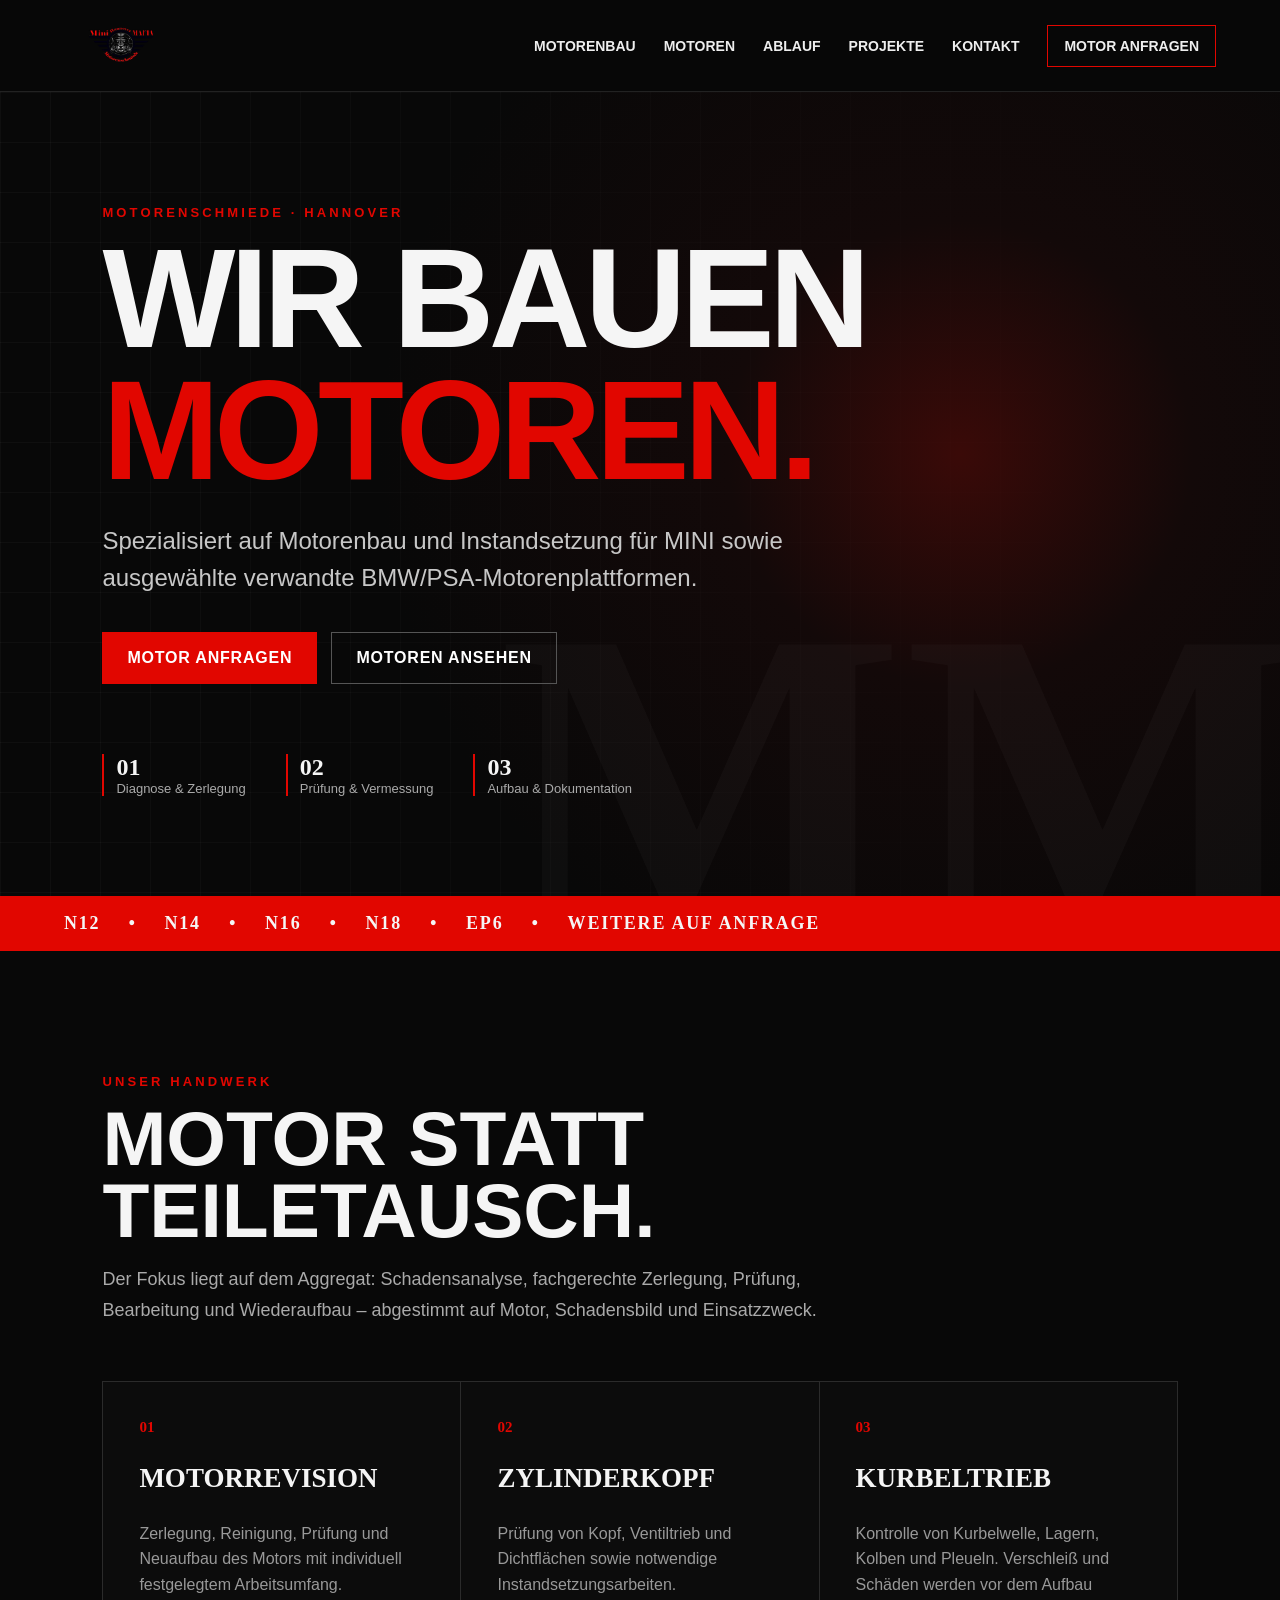
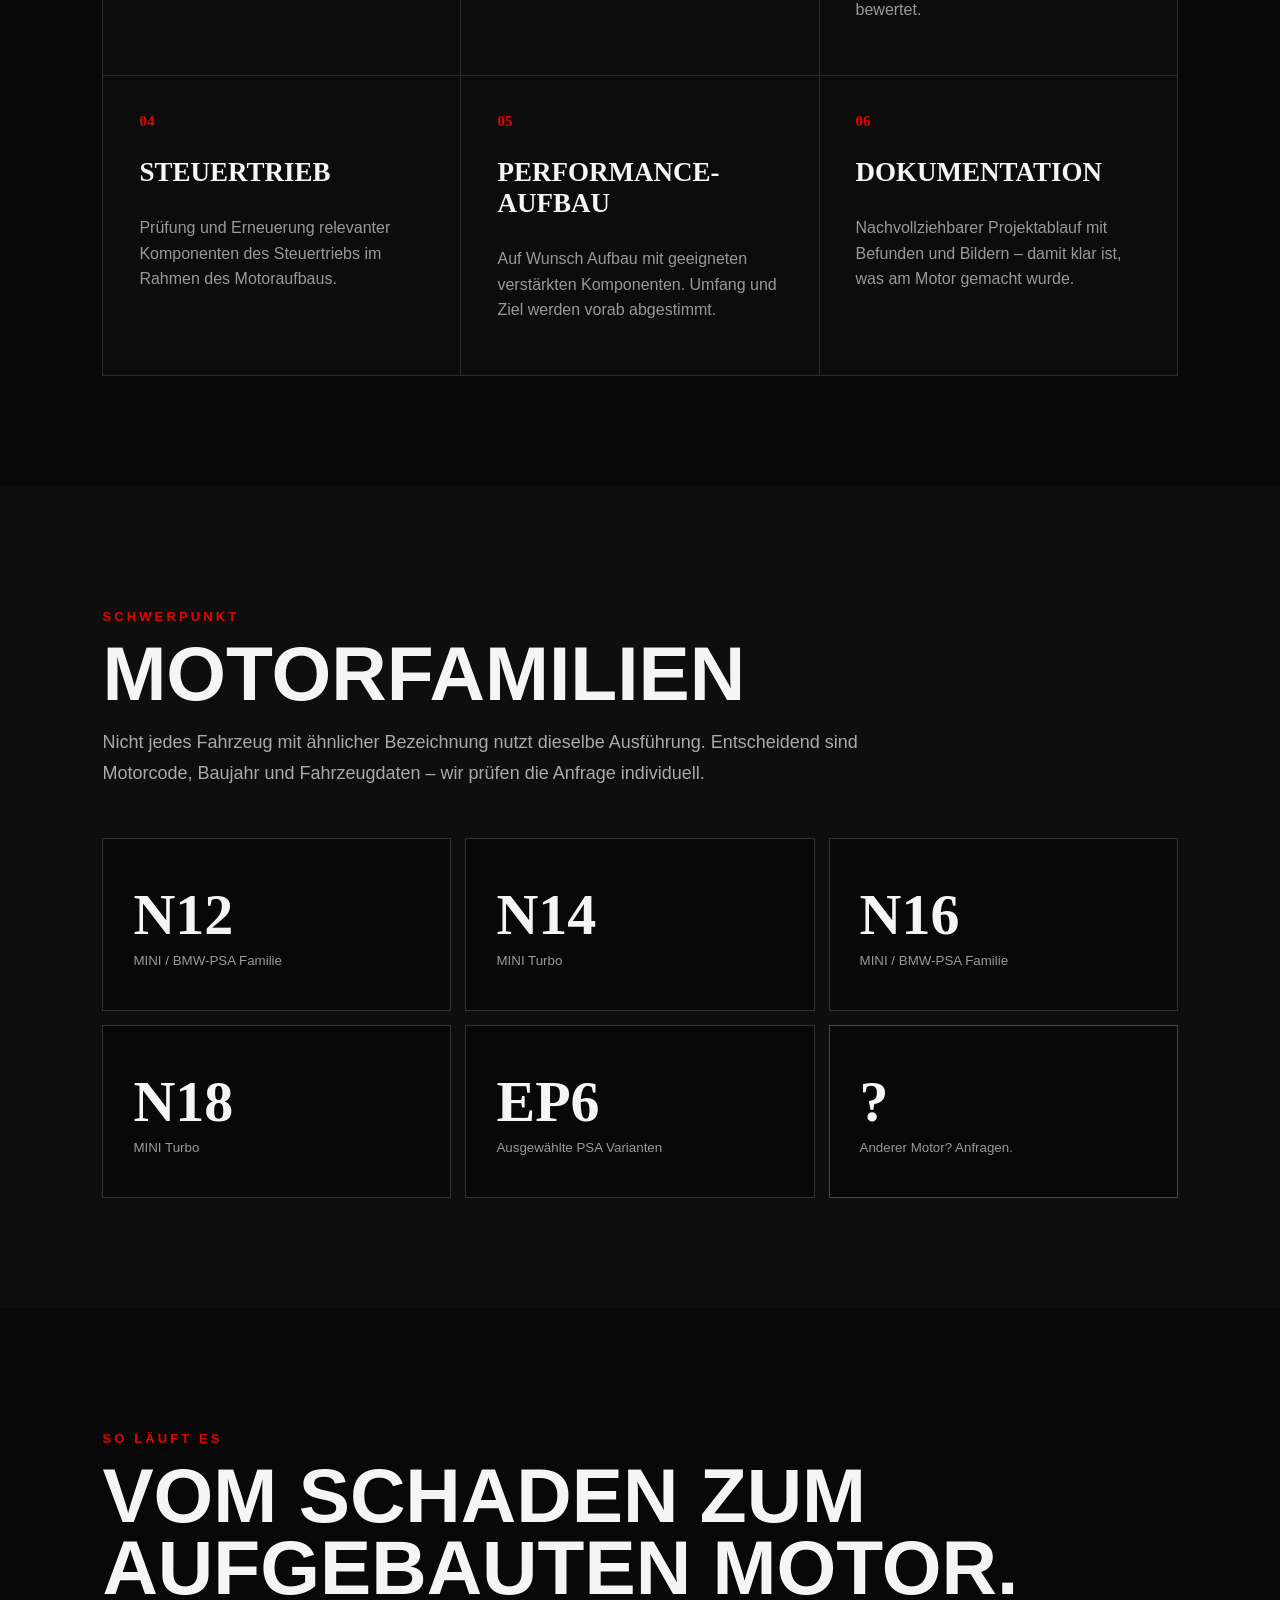
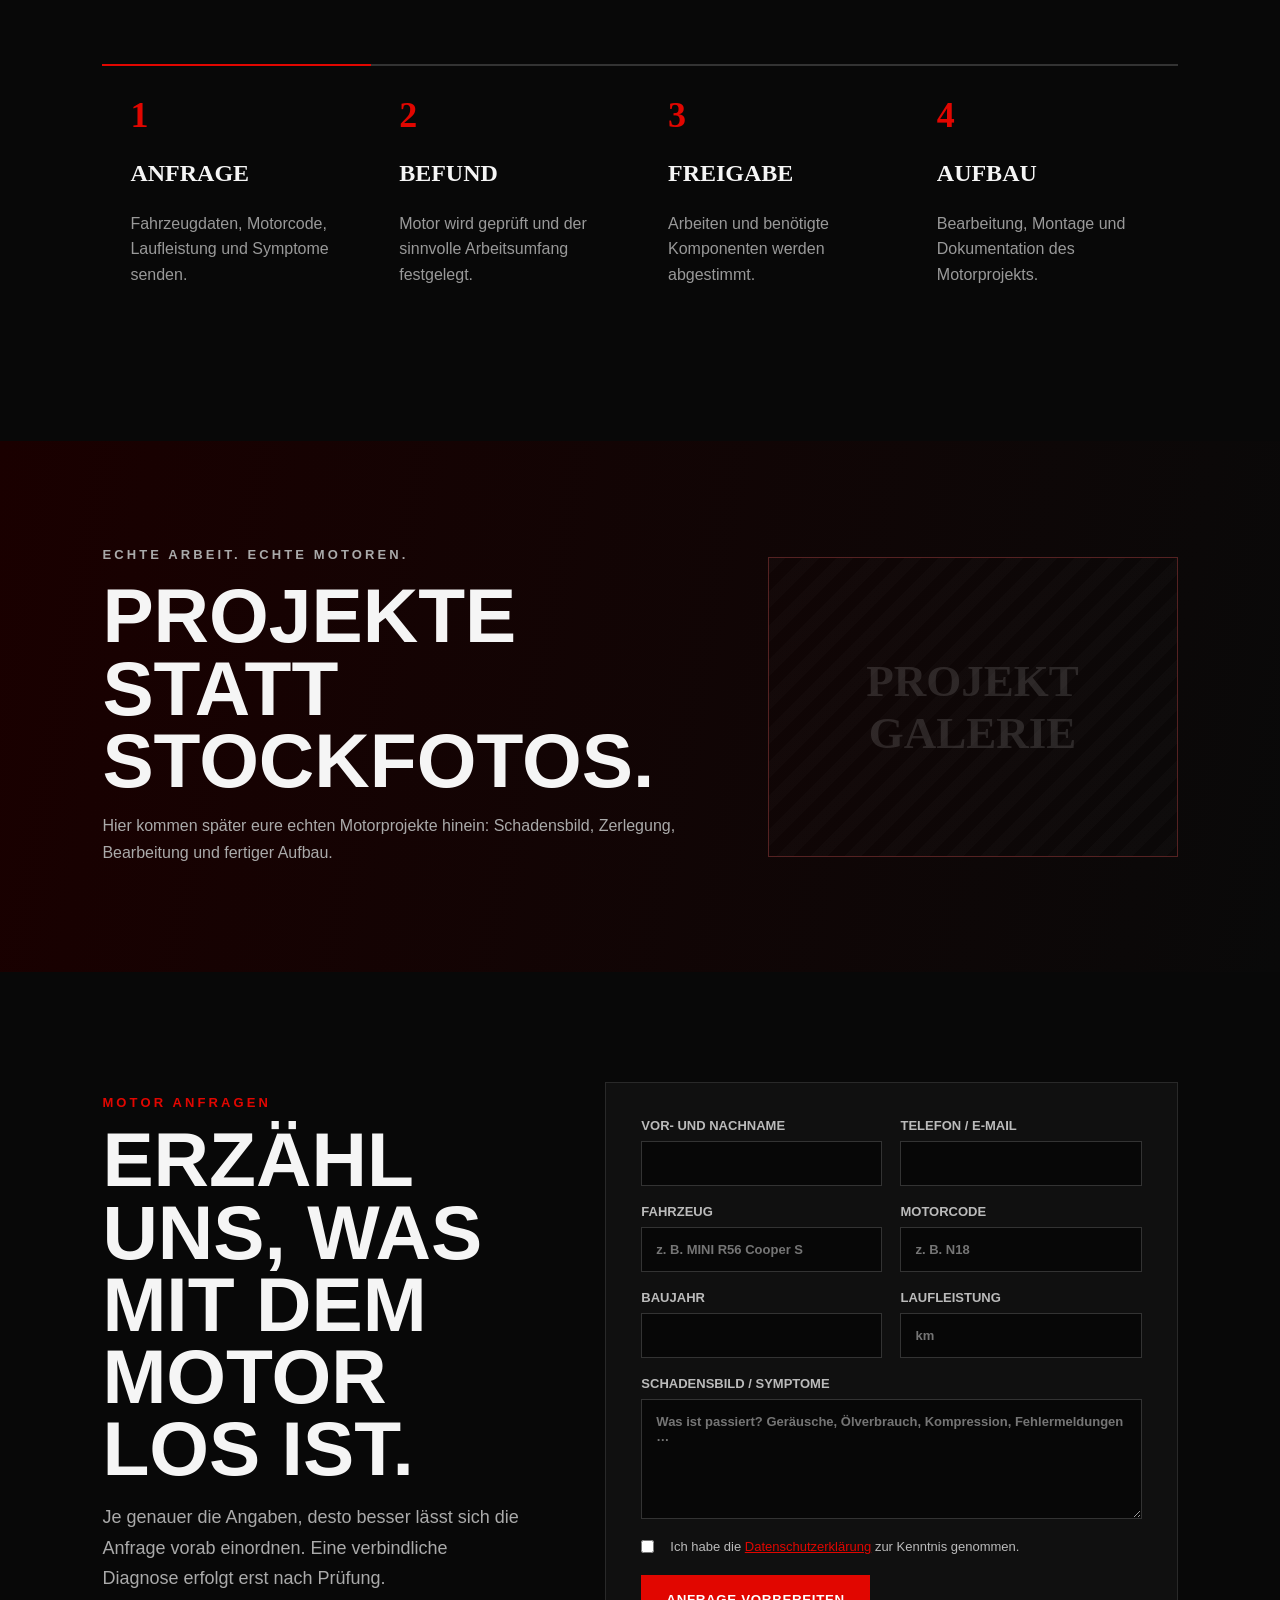
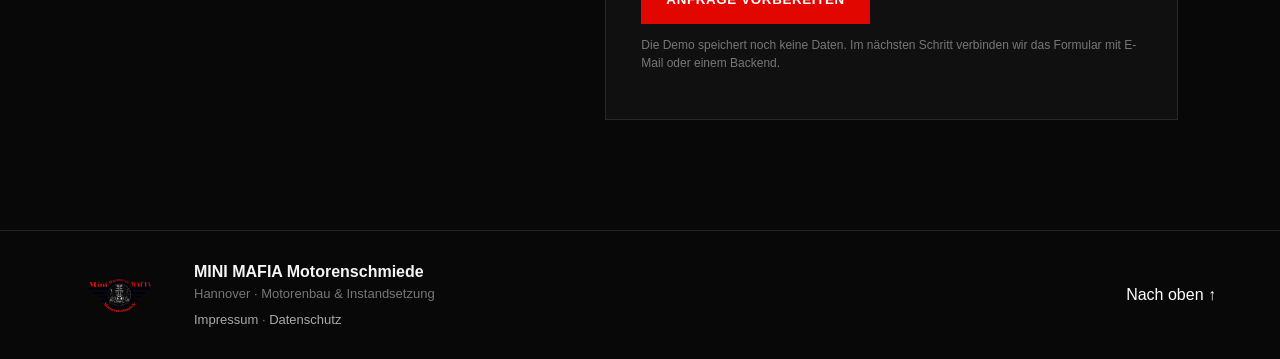
<file: index.html>
<!doctype html>
<html lang="de">
<head>
<meta charset="UTF-8" />
<meta name="viewport" content="width=device-width, initial-scale=1.0" />
<meta name="description" content="Mini Mafia Motorenschmiede Hannover – Motorenbau und Motoreninstandsetzung für MINI sowie verwandte BMW/PSA-Motoren." />
<title>Mini Mafia | Motorenschmiede Hannover</title>
<link rel="stylesheet" href="style.css" />
</head>
<body>
<header class="header">
  <a class="brand" href="#top"><img src="assets/logo.png" alt="Mini Mafia Motorenschmiede Hannover"></a>
  <button class="menu" aria-label="Menü öffnen">☰</button>
  <nav>
    <a href="#leistungen">Motorenbau</a><a href="#motoren">Motoren</a><a href="#ablauf">Ablauf</a><a href="#projekte">Projekte</a><a href="#kontakt">Kontakt</a>
    <a class="nav-cta" href="#anfrage">Motor anfragen</a>
  </nav>
</header>
<main id="top">
<section class="hero">
  <div class="hero-grid"></div>
  <div class="hero-content">
    <p class="eyebrow">MOTORENSCHMIEDE · HANNOVER</p>
    <h1>WIR BAUEN<br><span>MOTOREN.</span></h1>
    <p class="lead">Spezialisiert auf Motorenbau und Instandsetzung für MINI sowie ausgewählte verwandte BMW/PSA-Motorenplattformen.</p>
    <div class="actions"><a class="btn primary" href="#anfrage">Motor anfragen</a><a class="btn ghost" href="#motoren">Motoren ansehen</a></div>
    <div class="facts"><div><b>01</b><span>Diagnose & Zerlegung</span></div><div><b>02</b><span>Prüfung & Vermessung</span></div><div><b>03</b><span>Aufbau & Dokumentation</span></div></div>
  </div>
  <div class="hero-mark">MM</div>
</section>
<section class="strip"><span>N12</span><i>•</i><span>N14</span><i>•</i><span>N16</span><i>•</i><span>N18</span><i>•</i><span>EP6</span><i>•</i><span>WEITERE AUF ANFRAGE</span></section>
<section id="leistungen" class="section">
  <p class="eyebrow">UNSER HANDWERK</p><h2>Motor statt Teiletausch.</h2><p class="intro">Der Fokus liegt auf dem Aggregat: Schadensanalyse, fachgerechte Zerlegung, Prüfung, Bearbeitung und Wiederaufbau – abgestimmt auf Motor, Schadensbild und Einsatzzweck.</p>
  <div class="cards">
    <article><span>01</span><h3>Motorrevision</h3><p>Zerlegung, Reinigung, Prüfung und Neuaufbau des Motors mit individuell festgelegtem Arbeitsumfang.</p></article>
    <article><span>02</span><h3>Zylinderkopf</h3><p>Prüfung von Kopf, Ventiltrieb und Dichtflächen sowie notwendige Instandsetzungsarbeiten.</p></article>
    <article><span>03</span><h3>Kurbeltrieb</h3><p>Kontrolle von Kurbelwelle, Lagern, Kolben und Pleueln. Verschleiß und Schäden werden vor dem Aufbau bewertet.</p></article>
    <article><span>04</span><h3>Steuertrieb</h3><p>Prüfung und Erneuerung relevanter Komponenten des Steuertriebs im Rahmen des Motoraufbaus.</p></article>
    <article><span>05</span><h3>Performance-Aufbau</h3><p>Auf Wunsch Aufbau mit geeigneten verstärkten Komponenten. Umfang und Ziel werden vorab abgestimmt.</p></article>
    <article><span>06</span><h3>Dokumentation</h3><p>Nachvollziehbarer Projektablauf mit Befunden und Bildern – damit klar ist, was am Motor gemacht wurde.</p></article>
  </div>
</section>
<section id="motoren" class="section dark">
 <p class="eyebrow">SCHWERPUNKT</p><h2>Motorfamilien</h2><p class="intro">Nicht jedes Fahrzeug mit ähnlicher Bezeichnung nutzt dieselbe Ausführung. Entscheidend sind Motorcode, Baujahr und Fahrzeugdaten – wir prüfen die Anfrage individuell.</p>
 <div class="engine-grid">
   <div><strong>N12</strong><small>MINI / BMW-PSA Familie</small></div><div><strong>N14</strong><small>MINI Turbo</small></div><div><strong>N16</strong><small>MINI / BMW-PSA Familie</small></div><div><strong>N18</strong><small>MINI Turbo</small></div><div><strong>EP6</strong><small>Ausgewählte PSA Varianten</small></div><div class="outline"><strong>?</strong><small>Anderer Motor? Anfragen.</small></div>
 </div>
</section>
<section id="ablauf" class="section">
 <p class="eyebrow">SO LÄUFT ES</p><h2>Vom Schaden zum aufgebauten Motor.</h2>
 <div class="timeline"><div><b>1</b><h3>Anfrage</h3><p>Fahrzeugdaten, Motorcode, Laufleistung und Symptome senden.</p></div><div><b>2</b><h3>Befund</h3><p>Motor wird geprüft und der sinnvolle Arbeitsumfang festgelegt.</p></div><div><b>3</b><h3>Freigabe</h3><p>Arbeiten und benötigte Komponenten werden abgestimmt.</p></div><div><b>4</b><h3>Aufbau</h3><p>Bearbeitung, Montage und Dokumentation des Motorprojekts.</p></div></div>
</section>
<section id="projekte" class="project-banner"><div><p class="eyebrow">ECHTE ARBEIT. ECHTE MOTOREN.</p><h2>Projekte statt Stockfotos.</h2><p>Hier kommen später eure echten Motorprojekte hinein: Schadensbild, Zerlegung, Bearbeitung und fertiger Aufbau.</p></div><div class="placeholder">PROJEKT<br>GALERIE</div></section>
<section id="anfrage" class="section inquiry">
 <div><p class="eyebrow">MOTOR ANFRAGEN</p><h2>Erzähl uns, was mit dem Motor los ist.</h2><p class="intro">Je genauer die Angaben, desto besser lässt sich die Anfrage vorab einordnen. Eine verbindliche Diagnose erfolgt erst nach Prüfung.</p></div>
 <form id="requestForm">
  <div class="two"><label>Vor- und Nachname<input required name="name"></label><label>Telefon / E-Mail<input required name="contact"></label></div>
  <div class="two"><label>Fahrzeug<input name="vehicle" placeholder="z. B. MINI R56 Cooper S"></label><label>Motorcode<input name="engine" placeholder="z. B. N18"></label></div>
  <div class="two"><label>Baujahr<input name="year"></label><label>Laufleistung<input name="mileage" placeholder="km"></label></div>
  <label>Schadensbild / Symptome<textarea required name="message" rows="6" placeholder="Was ist passiert? Geräusche, Ölverbrauch, Kompression, Fehlermeldungen …"></textarea></label>
  <label class="privacy-check"><input type="checkbox" required> <span>Ich habe die <a href="datenschutz.html">Datenschutzerklärung</a> zur Kenntnis genommen.</span></label><button class="btn primary" type="submit">Anfrage vorbereiten</button><p class="form-note" id="formNote">Die Demo speichert noch keine Daten. Im nächsten Schritt verbinden wir das Formular mit E-Mail oder einem Backend.</p>
 </form>
</section>
</main>
<footer id="kontakt"><img src="assets/logo.png" alt="Mini Mafia"><div><b>MINI MAFIA Motorenschmiede</b><span>Hannover · Motorenbau & Instandsetzung</span><span class="legal-links"><a href="impressum.html">Impressum</a> · <a href="datenschutz.html">Datenschutz</a></span></div><a href="#top">Nach oben ↑</a></footer>
<script src="script.js"></script>
</body></html>
</file>
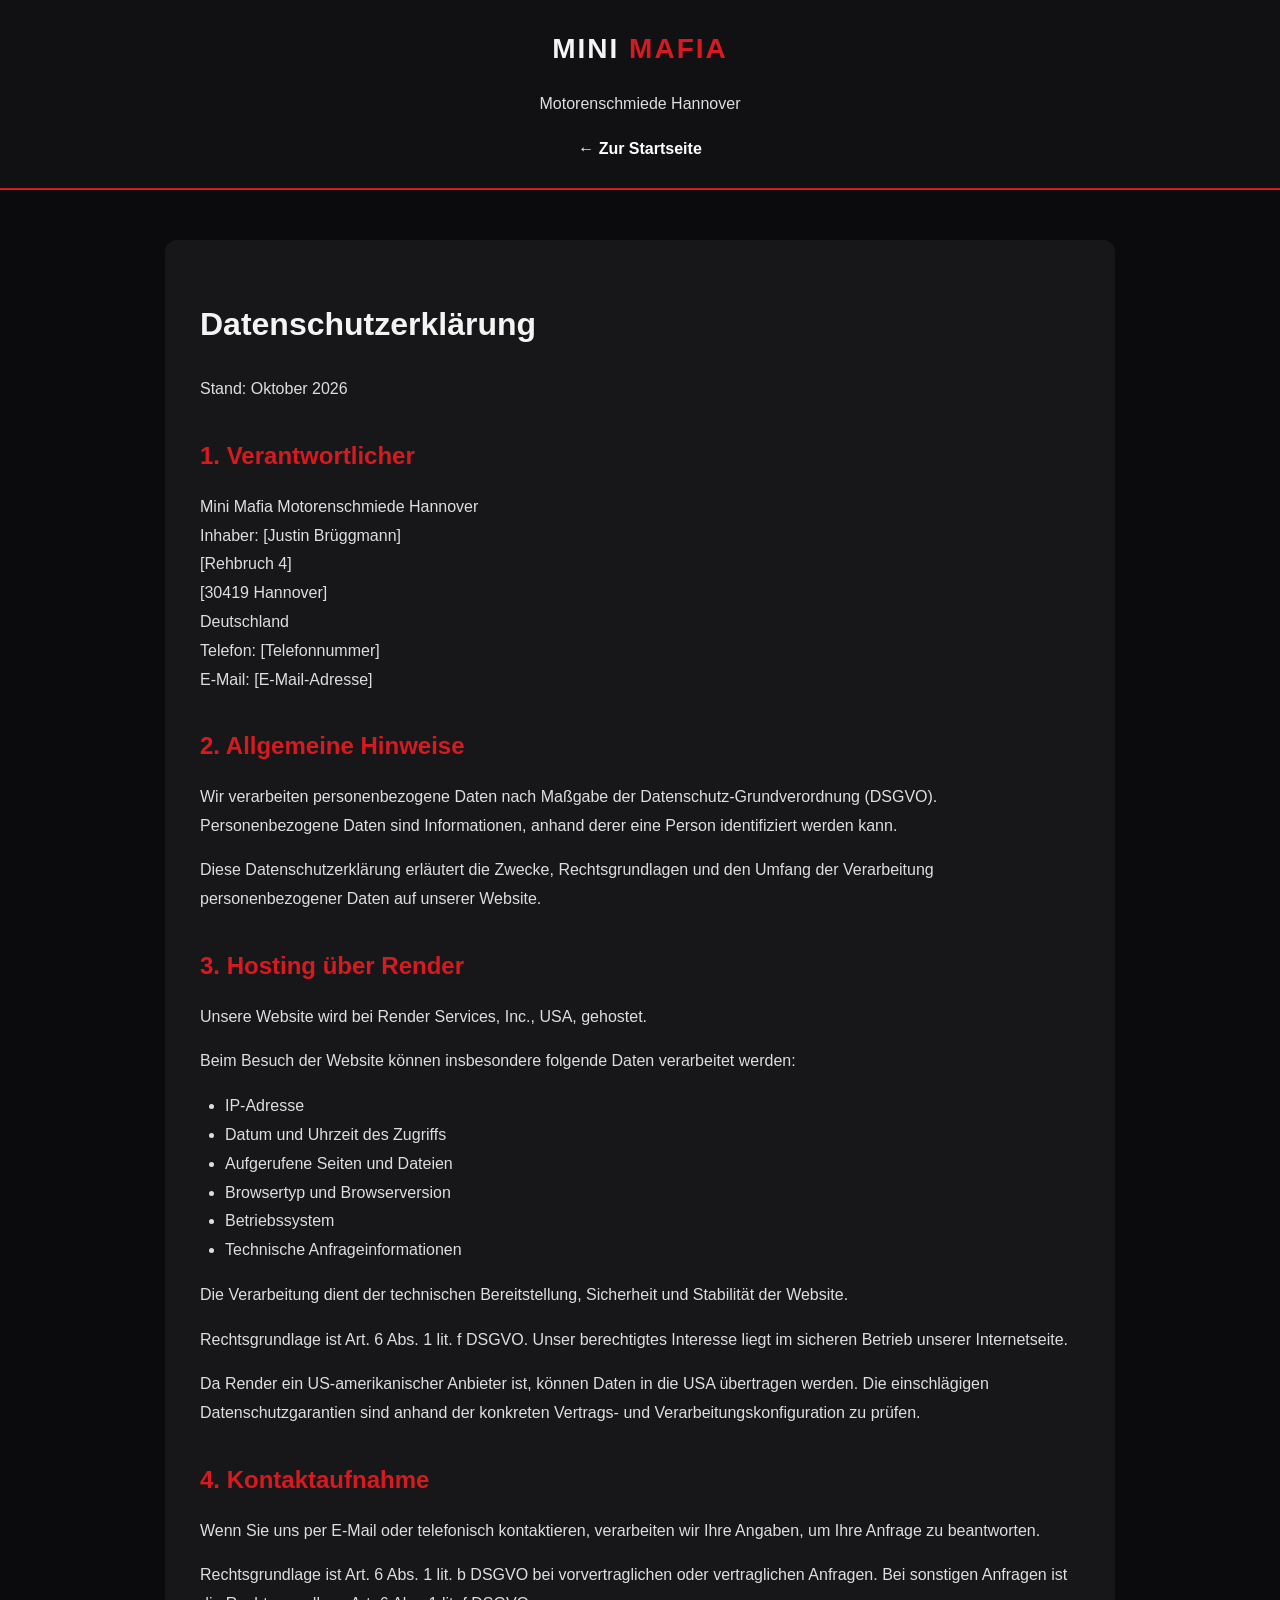
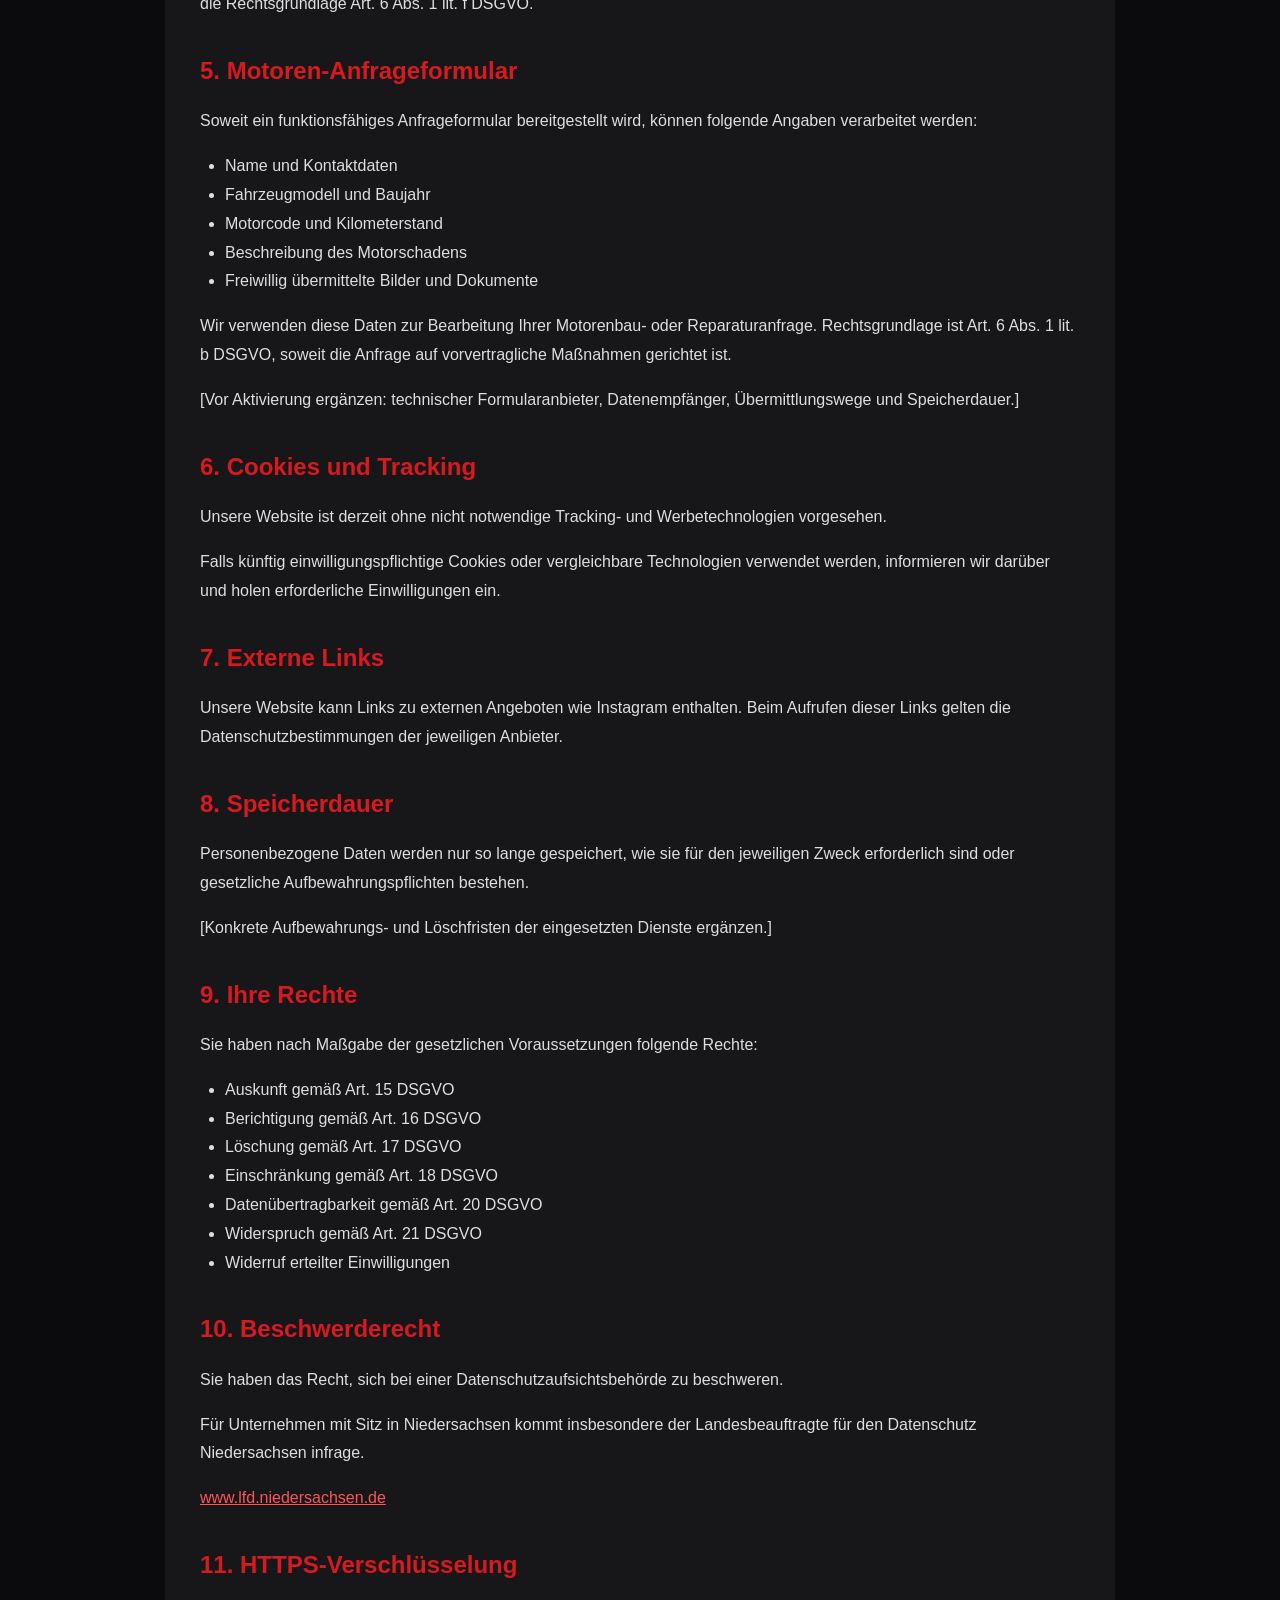
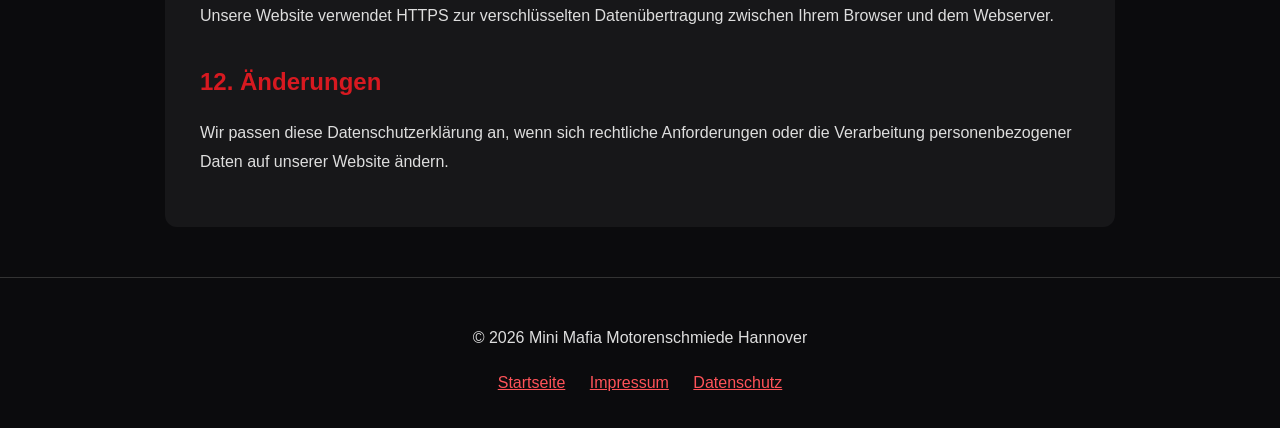
<file: datenschutz.html>
<!DOCTYPE html>
<html lang="de">
<head>
  <meta charset="UTF-8">
  <meta name="viewport" content="width=device-width, initial-scale=1.0">
  <meta name="robots" content="index, follow">
  <title>Datenschutz | Mini Mafia Motorenschmiede</title>
  <style>
    :root {
      --bg: #0b0b0d;
      --surface: #171719;
      --text: #f4f4f4;
      --muted: #b5b5b5;
      --red: #d71920;
    }

    * { box-sizing: border-box; }

    body {
      margin: 0;
      background: var(--bg);
      color: var(--text);
      font-family: Arial, Helvetica, sans-serif;
      line-height: 1.8;
    }

    header {
      background: #111113;
      border-bottom: 2px solid var(--red);
      padding: 24px;
      text-align: center;
    }

    header h1 {
      margin: 0;
      font-size: 28px;
      letter-spacing: 2px;
    }

    header span { color: var(--red); }

    nav { margin-top: 12px; }

    a { color: #ff5359; }

    nav a {
      color: white;
      text-decoration: none;
      font-weight: bold;
    }

    main {
      max-width: 950px;
      margin: 50px auto;
      padding: 35px;
      background: var(--surface);
      border-radius: 12px;
    }

    h2 {
      color: var(--red);
      margin-top: 35px;
      line-height: 1.4;
    }

    p, li { color: #dedede; }

    ul { padding-left: 25px; }

    .notice {
      padding: 16px;
      border-left: 4px solid var(--red);
      background: #262023;
    }

    footer {
      padding: 30px;
      text-align: center;
      color: var(--muted);
      border-top: 1px solid #333;
    }

    footer a { margin: 0 10px; }

    @media (max-width: 600px) {
      main {
        margin: 20px 12px;
        padding: 20px;
      }
      header h1 { font-size: 21px; }
    }
  </style>
</head>
<body>

<header>
  <h1>MINI <span>MAFIA</span></h1>
  <p>Motorenschmiede Hannover</p>
  <nav>
    <a href="index.html">← Zur Startseite</a>
  </nav>
</header>

<main>
  <h1>Datenschutzerklärung</h1>
  <p>Stand: Oktober 2026</p>

  

  <h2>1. Verantwortlicher</h2>
  <p>
    Mini Mafia Motorenschmiede Hannover<br>
    Inhaber: [Justin Brüggmann]<br>
    [Rehbruch 4]<br>
    [30419 Hannover]<br>
    Deutschland<br>
    Telefon: [Telefonnummer]<br>
    E-Mail: [E-Mail-Adresse]
  </p>

  <h2>2. Allgemeine Hinweise</h2>
  <p>
    Wir verarbeiten personenbezogene Daten nach
    Maßgabe der Datenschutz-Grundverordnung (DSGVO).
    Personenbezogene Daten sind Informationen,
    anhand derer eine Person identifiziert werden kann.
  </p>
  <p>
    Diese Datenschutzerklärung erläutert die Zwecke,
    Rechtsgrundlagen und den Umfang der Verarbeitung
    personenbezogener Daten auf unserer Website.
  </p>

  <h2>3. Hosting über Render</h2>
  <p>
    Unsere Website wird bei Render Services, Inc.,
    USA, gehostet.
  </p>
  <p>
    Beim Besuch der Website können insbesondere
    folgende Daten verarbeitet werden:
  </p>
  <ul>
    <li>IP-Adresse</li>
    <li>Datum und Uhrzeit des Zugriffs</li>
    <li>Aufgerufene Seiten und Dateien</li>
    <li>Browsertyp und Browserversion</li>
    <li>Betriebssystem</li>
    <li>Technische Anfrageinformationen</li>
  </ul>
  <p>
    Die Verarbeitung dient der technischen
    Bereitstellung, Sicherheit und Stabilität
    der Website.
  </p>
  <p>
    Rechtsgrundlage ist Art. 6 Abs. 1 lit. f DSGVO.
    Unser berechtigtes Interesse liegt im sicheren
    Betrieb unserer Internetseite.
  </p>
  <p>
    Da Render ein US-amerikanischer Anbieter ist,
    können Daten in die USA übertragen werden.
    Die einschlägigen Datenschutzgarantien sind
    anhand der konkreten Vertrags- und
    Verarbeitungskonfiguration zu prüfen.
  </p>

  <h2>4. Kontaktaufnahme</h2>
  <p>
    Wenn Sie uns per E-Mail oder telefonisch
    kontaktieren, verarbeiten wir Ihre Angaben,
    um Ihre Anfrage zu beantworten.
  </p>
  <p>
    Rechtsgrundlage ist Art. 6 Abs. 1 lit. b DSGVO
    bei vorvertraglichen oder vertraglichen Anfragen.
    Bei sonstigen Anfragen ist die Rechtsgrundlage
    Art. 6 Abs. 1 lit. f DSGVO.
  </p>

  <h2>5. Motoren-Anfrageformular</h2>
  <p>
    Soweit ein funktionsfähiges Anfrageformular
    bereitgestellt wird, können folgende Angaben
    verarbeitet werden:
  </p>
  <ul>
    <li>Name und Kontaktdaten</li>
    <li>Fahrzeugmodell und Baujahr</li>
    <li>Motorcode und Kilometerstand</li>
    <li>Beschreibung des Motorschadens</li>
    <li>Freiwillig übermittelte Bilder und Dokumente</li>
  </ul>
  <p>
    Wir verwenden diese Daten zur Bearbeitung
    Ihrer Motorenbau- oder Reparaturanfrage.
    Rechtsgrundlage ist Art. 6 Abs. 1 lit. b DSGVO,
    soweit die Anfrage auf vorvertragliche
    Maßnahmen gerichtet ist.
  </p>
  <p>
    [Vor Aktivierung ergänzen: technischer
    Formularanbieter, Datenempfänger,
    Übermittlungswege und Speicherdauer.]
  </p>

  <h2>6. Cookies und Tracking</h2>
  <p>
    Unsere Website ist derzeit ohne nicht
    notwendige Tracking- und Werbetechnologien
    vorgesehen.
  </p>
  <p>
    Falls künftig einwilligungspflichtige Cookies
    oder vergleichbare Technologien verwendet
    werden, informieren wir darüber und holen
    erforderliche Einwilligungen ein.
  </p>

  <h2>7. Externe Links</h2>
  <p>
    Unsere Website kann Links zu externen
    Angeboten wie Instagram enthalten.
    Beim Aufrufen dieser Links gelten die
    Datenschutzbestimmungen der jeweiligen Anbieter.
  </p>

  <h2>8. Speicherdauer</h2>
  <p>
    Personenbezogene Daten werden nur so lange
    gespeichert, wie sie für den jeweiligen Zweck
    erforderlich sind oder gesetzliche
    Aufbewahrungspflichten bestehen.
  </p>
  <p>
    [Konkrete Aufbewahrungs- und Löschfristen
    der eingesetzten Dienste ergänzen.]
  </p>

  <h2>9. Ihre Rechte</h2>
  <p>
    Sie haben nach Maßgabe der gesetzlichen
    Voraussetzungen folgende Rechte:
  </p>
  <ul>
    <li>Auskunft gemäß Art. 15 DSGVO</li>
    <li>Berichtigung gemäß Art. 16 DSGVO</li>
    <li>Löschung gemäß Art. 17 DSGVO</li>
    <li>Einschränkung gemäß Art. 18 DSGVO</li>
    <li>Datenübertragbarkeit gemäß Art. 20 DSGVO</li>
    <li>Widerspruch gemäß Art. 21 DSGVO</li>
    <li>Widerruf erteilter Einwilligungen</li>
  </ul>

  <h2>10. Beschwerderecht</h2>
  <p>
    Sie haben das Recht, sich bei einer
    Datenschutzaufsichtsbehörde zu beschweren.
  </p>
  <p>
    Für Unternehmen mit Sitz in Niedersachsen
    kommt insbesondere der Landesbeauftragte
    für den Datenschutz Niedersachsen infrage.
  </p>
  <p>
    <a href="https://www.lfd.niedersachsen.de/"
       target="_blank" rel="noopener noreferrer">
      www.lfd.niedersachsen.de
    </a>
  </p>

  <h2>11. HTTPS-Verschlüsselung</h2>
  <p>
    Unsere Website verwendet HTTPS zur
    verschlüsselten Datenübertragung zwischen
    Ihrem Browser und dem Webserver.
  </p>

  <h2>12. Änderungen</h2>
  <p>
    Wir passen diese Datenschutzerklärung an,
    wenn sich rechtliche Anforderungen oder
    die Verarbeitung personenbezogener Daten
    auf unserer Website ändern.
  </p>
</main>

<footer>
  <p>© 2026 Mini Mafia Motorenschmiede Hannover</p>
  <a href="index.html">Startseite</a>
  <a href="impressum.html">Impressum</a>
  <a href="datenschutz.html">Datenschutz</a>
</footer>

</body>
</html>
</file>
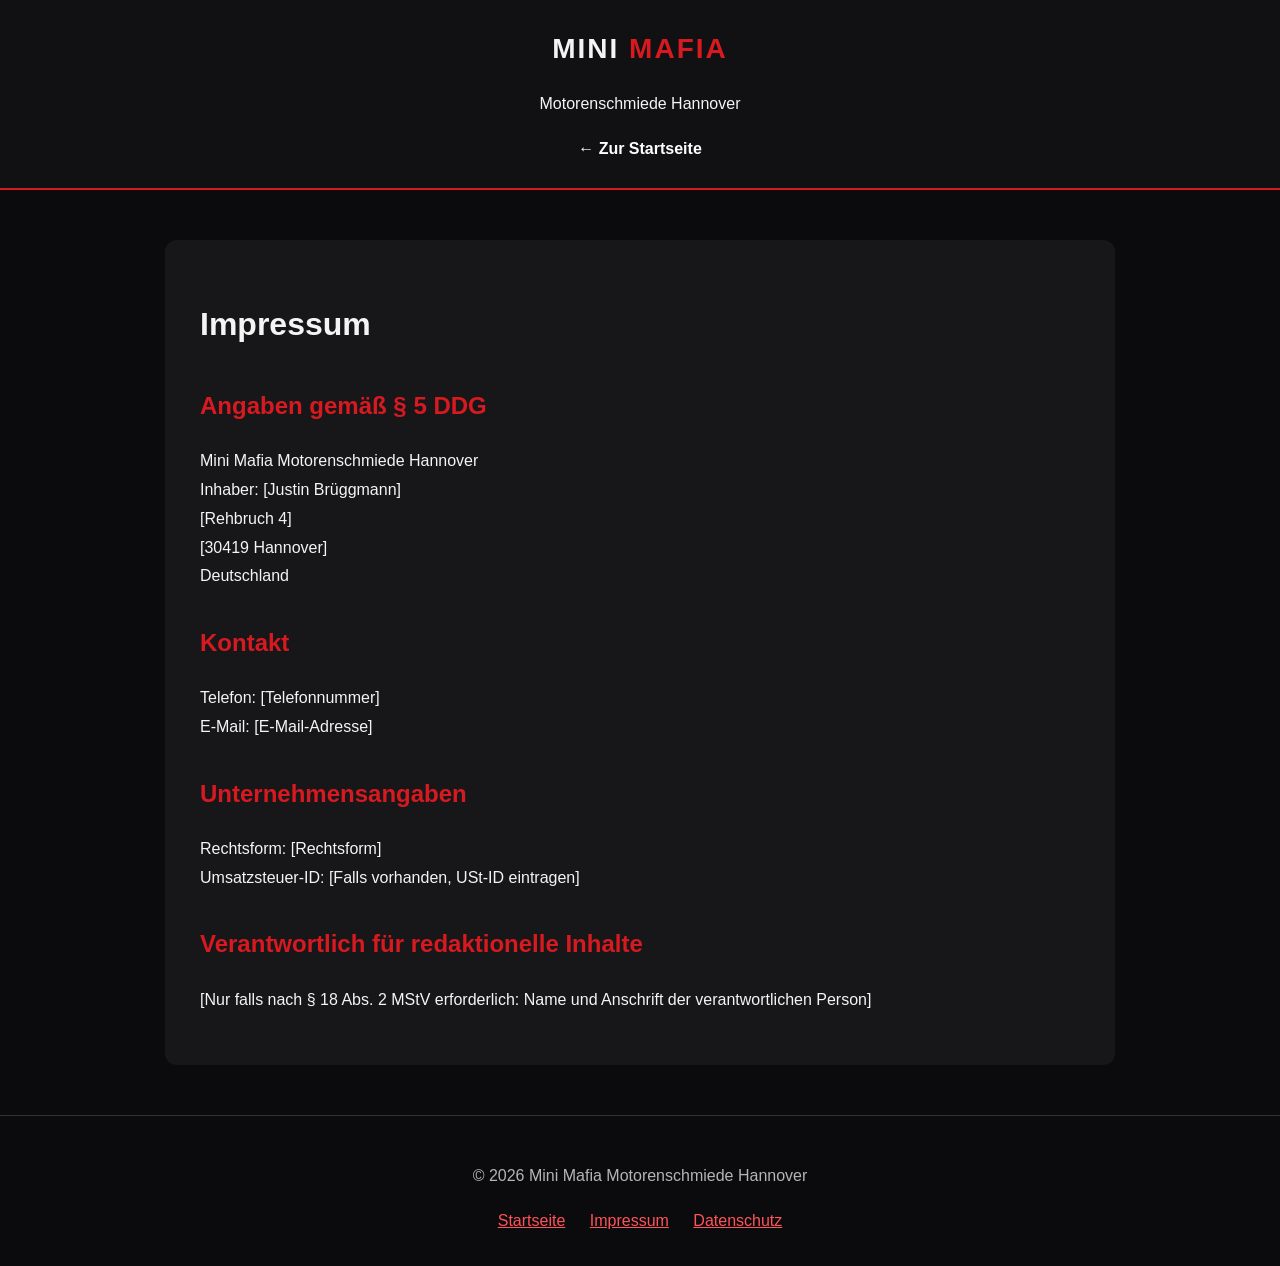
<file: impressum.html>
<!DOCTYPE html>
<html lang="de">
<head>
  <meta charset="UTF-8">
  <meta name="viewport" content="width=device-width, initial-scale=1.0">
  <title>Impressum | Mini Mafia Motorenschmiede</title>

  <style>
    * { box-sizing: border-box; }

    body {
      margin: 0;
      background: #0b0b0d;
      color: #f4f4f4;
      font-family: Arial, Helvetica, sans-serif;
      line-height: 1.8;
    }

    header {
      background: #111113;
      border-bottom: 2px solid #d71920;
      padding: 24px;
      text-align: center;
    }

    header h1 {
      margin: 0;
      font-size: 28px;
      letter-spacing: 2px;
    }

    header span { color: #d71920; }

    nav { margin-top: 12px; }

    nav a {
      color: white;
      text-decoration: none;
      font-weight: bold;
    }

    main {
      max-width: 950px;
      margin: 50px auto;
      padding: 35px;
      background: #171719;
      border-radius: 12px;
    }

    h2 {
      color: #d71920;
      margin-top: 30px;
    }

    a { color: #ff5359; }

    footer {
      padding: 30px;
      text-align: center;
      border-top: 1px solid #333;
      color: #b5b5b5;
    }

    footer a { margin: 0 10px; }

    @media (max-width: 600px) {
      main {
        margin: 20px 12px;
        padding: 20px;
      }

      header h1 { font-size: 21px; }
    }
  </style>
</head>

<body>

<header>
  <h1>MINI <span>MAFIA</span></h1>
  <p>Motorenschmiede Hannover</p>

  <nav>
    <a href="index.html">← Zur Startseite</a>
  </nav>
</header>

<main>
  <h1>Impressum</h1>

  <h2>Angaben gemäß § 5 DDG</h2>

  <p>
    Mini Mafia Motorenschmiede Hannover<br>
    Inhaber: [Justin Brüggmann]<br>
    [Rehbruch 4]<br>
    [30419 Hannover]<br>
    Deutschland
  </p>

  <h2>Kontakt</h2>

  <p>
    Telefon: [Telefonnummer]<br>
    E-Mail: [E-Mail-Adresse]
  </p>

  <h2>Unternehmensangaben</h2>

  <p>
    Rechtsform: [Rechtsform]<br>
    Umsatzsteuer-ID:
    [Falls vorhanden, USt-ID eintragen]
  </p>

  <!--
    Nur falls zutreffend ergänzen:
    Handelsregister und Registernummer,
    vertretungsberechtigte Person,
    zuständige Aufsichtsbehörde,
    Kammer- und Berufsangaben.
  -->

  <h2>Verantwortlich für redaktionelle Inhalte</h2>

  <p>
    [Nur falls nach § 18 Abs. 2 MStV erforderlich:
    Name und Anschrift der verantwortlichen Person]
  </p>

</main>

<footer>
  <p>© 2026 Mini Mafia Motorenschmiede Hannover</p>

  <a href="index.html">Startseite</a>
  <a href="impressum.html">Impressum</a>
  <a href="datenschutz.html">Datenschutz</a>
</footer>

</body>
</html>
</file>
<file: style.css>
:root{--red:#e10600;--bg:#080808;--panel:#111;--line:#2b2b2b;--text:#f5f5f5;--muted:#aaa}*{box-sizing:border-box}html{scroll-behavior:smooth}body{margin:0;background:var(--bg);color:var(--text);font-family:Arial,Helvetica,sans-serif}.header{height:92px;display:flex;align-items:center;justify-content:space-between;padding:10px clamp(20px,5vw,80px);position:sticky;top:0;background:rgba(8,8,8,.94);backdrop-filter:blur(10px);z-index:10;border-bottom:1px solid #222}.brand img{height:70px;width:auto;background:#fff}.header nav{display:flex;align-items:center;gap:28px}.header a{color:#eee;text-decoration:none;font-size:14px;font-weight:700;text-transform:uppercase}.header nav>a:hover{color:var(--red)}.nav-cta{border:1px solid var(--red);padding:12px 16px}.menu{display:none;background:none;border:0;color:#fff;font-size:28px}.hero{min-height:760px;position:relative;overflow:hidden;display:flex;align-items:center;padding:100px clamp(20px,8vw,130px);background:radial-gradient(circle at 75% 45%,#3a0a08 0,#130909 22%,#080808 55%)}.hero-grid{position:absolute;inset:0;background-image:linear-gradient(#ffffff08 1px,transparent 1px),linear-gradient(90deg,#ffffff08 1px,transparent 1px);background-size:50px 50px;mask-image:linear-gradient(to right,#000,transparent)}.hero-content{max-width:850px;position:relative;z-index:2}.eyebrow{color:var(--red);letter-spacing:.24em;font-weight:700;font-size:13px}.hero h1,.section h2,.project-banner h2{font-family:Arial Narrow,Arial,sans-serif;text-transform:uppercase;margin:12px 0;line-height:.94}.hero h1{font-size:clamp(72px,11vw,160px);letter-spacing:-.04em}.hero h1 span{color:var(--red)}.lead{font-size:clamp(18px,2vw,24px);line-height:1.55;color:#c7c7c7;max-width:720px}.actions{display:flex;gap:14px;margin:36px 0}.btn{display:inline-block;padding:16px 24px;text-transform:uppercase;font-weight:700;letter-spacing:.05em;text-decoration:none;border:1px solid #555;color:#fff;background:none;cursor:pointer}.primary{background:var(--red);border-color:var(--red)}.ghost:hover{border-color:#fff}.facts{display:flex;gap:40px;margin-top:70px}.facts div{display:flex;flex-direction:column;border-left:2px solid var(--red);padding-left:12px}.facts b{font-family:Arial Narrow;font-size:24px}.facts span{color:#aaa;font-size:13px}.hero-mark{position:absolute;right:-30px;bottom:-100px;font:700 430px/1 Arial Narrow;color:#ffffff06}.strip{white-space:nowrap;overflow:hidden;padding:17px 5vw;background:var(--red);font:700 18px Arial Narrow;letter-spacing:.1em;display:flex;gap:28px}.section{padding:110px clamp(20px,8vw,130px)}.section h2,.project-banner h2{font-size:clamp(44px,6vw,80px)}.intro{max-width:780px;color:#aaa;line-height:1.7;font-size:18px}.cards{display:grid;grid-template-columns:repeat(3,1fr);gap:1px;background:var(--line);margin-top:55px;border:1px solid var(--line)}.cards article{background:#0c0c0c;padding:36px;min-height:230px}.cards article>span{color:var(--red);font:700 15px Arial Narrow}.cards h3{font:600 27px Arial Narrow;text-transform:uppercase}.cards p,.timeline p{color:#999;line-height:1.6}.dark{background:#0e0e0e}.engine-grid{display:grid;grid-template-columns:repeat(3,1fr);gap:14px;margin-top:50px}.engine-grid div{padding:42px 30px;border:1px solid #333;background:#080808;display:flex;flex-direction:column}.engine-grid strong{font:700 58px Arial Narrow}.engine-grid small{color:#999;margin-top:5px}.engine-grid .outline{border-color:var(--red)}.timeline{display:grid;grid-template-columns:repeat(4,1fr);margin-top:60px}.timeline div{padding:28px;border-top:2px solid #333}.timeline div:first-child{border-color:var(--red)}.timeline b{color:var(--red);font:700 36px Arial Narrow}.timeline h3{font:600 24px Arial Narrow;text-transform:uppercase}.project-banner{padding:90px clamp(20px,8vw,130px);background:linear-gradient(100deg,#1a0000,#090909);display:grid;grid-template-columns:1.5fr 1fr;gap:50px;align-items:center}.project-banner p{color:#aaa;line-height:1.7}.placeholder{height:300px;border:1px solid #522;display:grid;place-items:center;text-align:center;font:700 45px Arial Narrow;color:#ffffff20;background:repeating-linear-gradient(135deg,#ffffff04 0 12px,transparent 12px 24px)}.inquiry{display:grid;grid-template-columns:.85fr 1.15fr;gap:80px}.inquiry form{background:#101010;border:1px solid #292929;padding:35px}.two{display:grid;grid-template-columns:1fr 1fr;gap:18px}label{display:flex;flex-direction:column;gap:8px;margin-bottom:18px;font-size:13px;font-weight:700;text-transform:uppercase;color:#bbb}input,textarea{background:#070707;border:1px solid #333;color:#fff;padding:14px;font:inherit;outline:none}input:focus,textarea:focus{border-color:var(--red)}.form-note{color:#777;font-size:12px;line-height:1.5}footer{border-top:1px solid #222;padding:30px clamp(20px,5vw,80px);display:flex;align-items:center;gap:20px}footer img{width:110px;background:#fff}footer div{display:flex;flex-direction:column;gap:5px}footer span{color:#777;font-size:13px}footer a{margin-left:auto;color:#fff;text-decoration:none}@media(max-width:900px){.header{height:76px}.brand img{height:55px}.menu{display:block}.header nav{display:none;position:absolute;top:76px;left:0;right:0;background:#090909;padding:25px;flex-direction:column;align-items:flex-start;border-bottom:1px solid #333}.header nav.open{display:flex}.hero{min-height:690px;padding-top:80px}.facts{gap:20px;flex-wrap:wrap}.cards,.engine-grid{grid-template-columns:1fr 1fr}.timeline{grid-template-columns:1fr 1fr}.project-banner,.inquiry{grid-template-columns:1fr}.two{grid-template-columns:1fr}}@media(max-width:560px){.hero h1{font-size:64px}.actions{flex-direction:column}.facts{margin-top:45px}.cards,.engine-grid,.timeline{grid-template-columns:1fr}.section{padding-top:75px;padding-bottom:75px}.inquiry form{padding:22px}.strip{font-size:15px}.project-banner{padding-top:70px;padding-bottom:70px}footer{align-items:flex-start;flex-wrap:wrap}footer a{margin-left:0;width:100%}}
/* Legal pages + privacy */
.brand img, footer img{background:transparent}.legal-links{margin-top:6px}.legal-links a{color:#aaa;text-decoration:none;margin:0}.legal-links a:hover,.legal-page a,.privacy-check a{color:var(--red)}.legal-page{max-width:980px;margin:0 auto;padding:90px 24px 120px}.legal-page h1{font-family:Arial,sans-serif;text-transform:uppercase;font-size:clamp(42px,7vw,72px);margin:0 0 30px}.legal-page h2{font-family:Arial,sans-serif;text-transform:uppercase;margin-top:42px}.legal-page p,.legal-page li{color:#bbb;line-height:1.75}.legal-page .warning{border:1px solid var(--red);padding:18px 20px;color:#eee;background:#170707}.legal-page code{color:#fff}.legal-back{display:inline-block;margin-bottom:35px;color:#fff;text-decoration:none}.privacy-check{flex-direction:row;align-items:flex-start;text-transform:none;font-weight:400}.privacy-check input{width:auto;margin:3px 8px 0 0}.privacy-check span{line-height:1.5}
</file>
